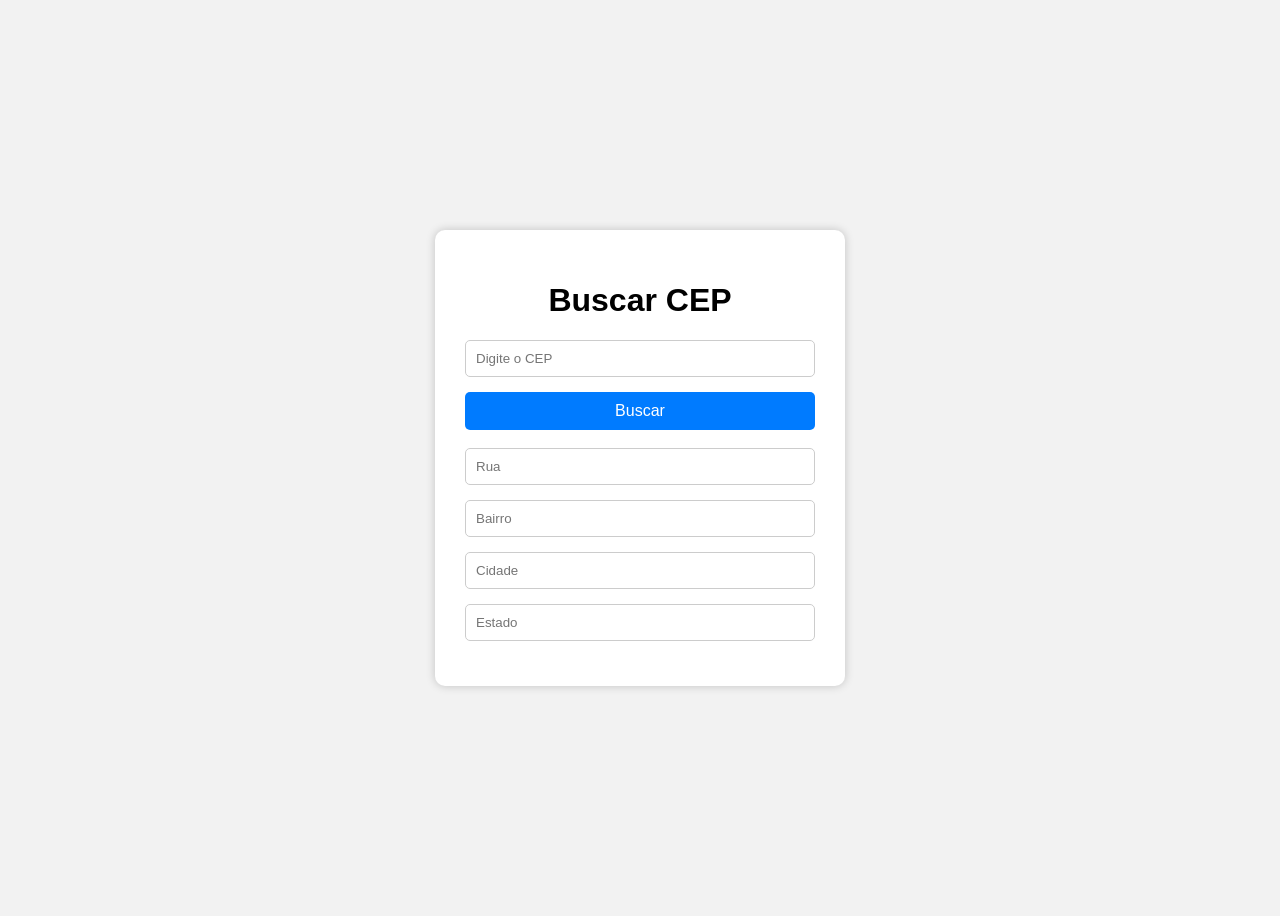
<file: HTML_CSS_&_JS/Projetos/API_via_cep/index.html>
<!DOCTYPE html>
<html lang="pt-BR">
<head>
    <meta charset="UTF-8">
    <meta name="viewport" content="width=device-width, initial-scale=1.0">
    <title>Buscar CEP</title>

    <style>
        body{
            font-family: Arial, Helvetica, sans-serif;
            background-color: #f2f2f2;
            display: flex;
            justify-content: center;
            align-items: center;
            height: 100vh;
        }

        .container{
            background-color: white;
            padding: 30px;
            border-radius: 10px;
            width: 350px;
            box-shadow: 0px 0px 10px rgba(0,0,0,0.2);
        }

        h1{
            text-align: center;
        }

        input{
            width: 100%;
            padding: 10px;
            margin-bottom: 15px;
            border: 1px solid #ccc;
            border-radius: 5px;
            box-sizing: border-box;
        }

        button{
            width: 100%;
            padding: 10px;
            border: none;
            background-color: #007bff;
            color: white;
            border-radius: 5px;
            cursor: pointer;
            font-size: 16px;
        }

        button:hover{
            background-color: #0056b3;
        }
    </style>
</head>
<body>

    <div class="container">
        <h1>Buscar CEP</h1>

        <input type="text" id="cep" placeholder="Digite o CEP">

        <button onclick="buscarCEP()">
            Buscar
        </button>

        <br><br>

        <input type="text" id="rua" placeholder="Rua">
        <input type="text" id="bairro" placeholder="Bairro">
        <input type="text" id="cidade" placeholder="Cidade">
        <input type="text" id="estado" placeholder="Estado">
    </div>

    <script>
        function buscarCEP() {

            // Pega o valor digitado
            const cep = document.getElementById("cep").value;

            // Remove caracteres que não são números
            const cepLimpo = cep.replace(/\D/g, '');

            // Verifica se o CEP possui 8 números
            if (cepLimpo.length !== 8) {
                alert("Digite um CEP válido com 8 números!");
                return;
            }

            // Faz a requisição para a API
            fetch(`https://viacep.com.br/ws/${cepLimpo}/json/`)
                .then(response => response.json())
                .then(dados => {

                    // Verifica se o CEP existe
                    if (dados.erro) {
                        alert("CEP não encontrado!");
                        return;
                    }

                    // Preenche os campos
                    document.getElementById("rua").value = dados.logradouro;
                    document.getElementById("bairro").value = dados.bairro;
                    document.getElementById("cidade").value = dados.localidade;
                    document.getElementById("estado").value = dados.uf;
                })
                .catch(error => {
                    alert("Erro ao buscar o CEP!");
                    console.log(error);
                });
        }
    </script>

</body>
</html>
</file>
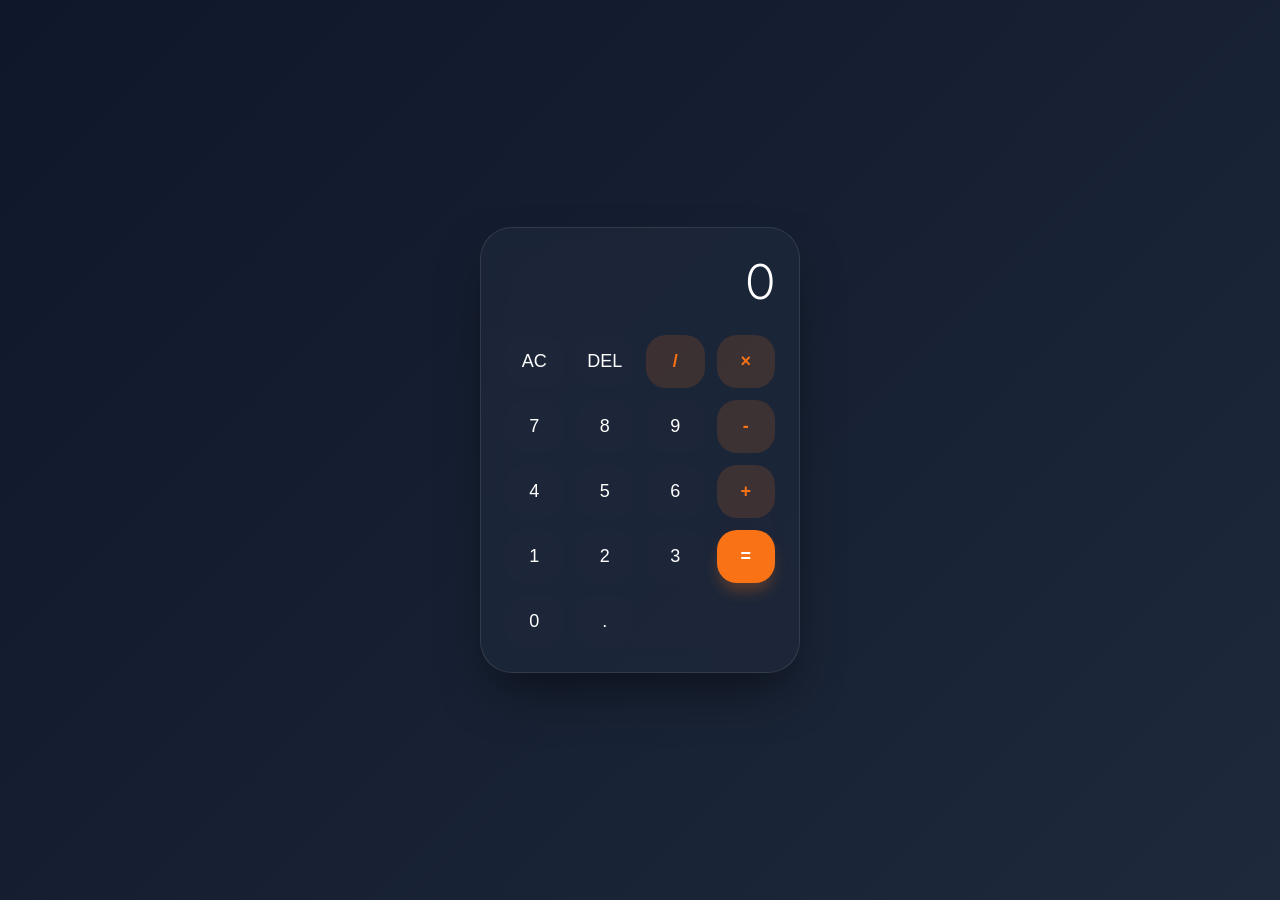
<file: HTML_CSS_E_JS/Projetos/Calculadora/index.html>
<!DOCTYPE html>
<html lang="pt-br">
<head>
    <meta charset="UTF-8">
    <meta name="viewport" content="width=device-width, initial-scale=1.0">
    <title>Calculadora</title>
    <!-- Import das fontes do Google - Uso da 'Inter' para legibilidade e visual moderno -->
    <!-- A fonte Inter é escolhida por seu design neutro e excelente legibilidade em números -->
    <link href="https://fonts.googleapis.com/css2?family=Inter:wght@300;400;600&display=swap" rel="stylesheet">
    <link rel="stylesheet" href="./style.css">
</head>
<body>
    <!-- Container principal (Card) com efeito Glassmorphism (vidro fosco) -->
    <!-- O design utiliza desfoque e transparência para simular um painel moderno de vidro -->
    <div class ="calculator-card">
        
        <!-- Visor da calculadora: Área de saída de dados (Output) -->
        <!-- O container é dividido para fornecer feedback da conta atual e do histórico recente -->
        <div class="display-container">
            <!-- history: Registro da operação anterior para conferência do usuário -->
            <!-- Funciona como uma 'memória de rastro', mostrando o que foi digitado antes do '=' -->
            <div id="history"></div>
            <!-- display: Área principal que mostra o número sendo digitado ou o resultado final -->
            <!-- Possui id para manipulação direta via DOM no JavaScript -->
            <div id="display">0</div>
        </div>

        <!-- Teclado (Grid): Organizado em 4 colunas com operadores à direita -->
        <!-- O layout de 4 colunas é o padrão da indústria para calculadoras científicas e mobile -->
        <div class="buttons-grid">
            
            <!-- Linha 1: Funções de Controle e Operadores de Divisão/Multiplicação -->
            <!-- AC limpa todo o estado, enquanto DEL remove o último caractere inserido -->
            <button onclick="clearDisplay()" class="btn btn-clear">AC</button>
            <button onclick="deleteDigit()" class="btn btn-del">DEL</button>
            <button onclick="appendOperator('/')" class="btn btn-operator">/</button>
            <button onclick="appendOperator('*')" class="btn btn-operator">×</button>

            <!-- Linha 2: Bloco numérico superior e Operador de Subtração -->
            <!-- Cada botão numérico invoca a função appendNumber passando seu valor como string -->
            <button onclick="appendNumber('7')" class="btn">7</button>
            <button onclick="appendNumber('8')" class="btn">8</button>
            <button onclick="appendNumber('9')" class="btn">9</button>
            <button onclick="appendOperator('-')" class="btn btn-operator">-</button>

            <!-- Linha 3: Bloco numérico central e Operador de Adição -->
            <!-- O posicionamento centralizado facilita o alcance dos números mais usados -->
            <button onclick="appendNumber('4')" class="btn">4</button>
            <button onclick="appendNumber('5')" class="btn">5</button>
            <button onclick="appendNumber('6')" class="btn">6</button>
            <button onclick="appendOperator('+')" class="btn btn-operator">+</button>

            <!-- Linha 4: Bloco numérico inferior e Botão de Execução (Igual) -->
            <!-- O botão de igual é estilizado com cores de destaque (CTA - Call to Action) -->
            <button onclick="appendNumber('1')" class="btn">1</button>
            <button onclick="appendNumber('2')" class="btn">2</button>
            <button onclick="appendNumber('3')" class="btn">3</button>
            <button onclick="calculate()" class="btn btn-equal">=</button>

            <!-- Linha 5: Base da calculadora (Zero e Ponto Decimal) -->
            <!-- btn-zero utiliza span de colunas no CSS para ocupar um espaço maior, facilitando o toque -->
            <button onclick="appendNumber('0')" class="btn btn-zero">0</button>
            <button onclick="appendNumber('.')" class="btn">.</button>
        </div>
    </div>
    <!-- Script vinculado ao final para garantir que o DOM esteja carregado antes da execução lógica -->
    <script src="./script.js"></script>
</body>
</html>
</file>
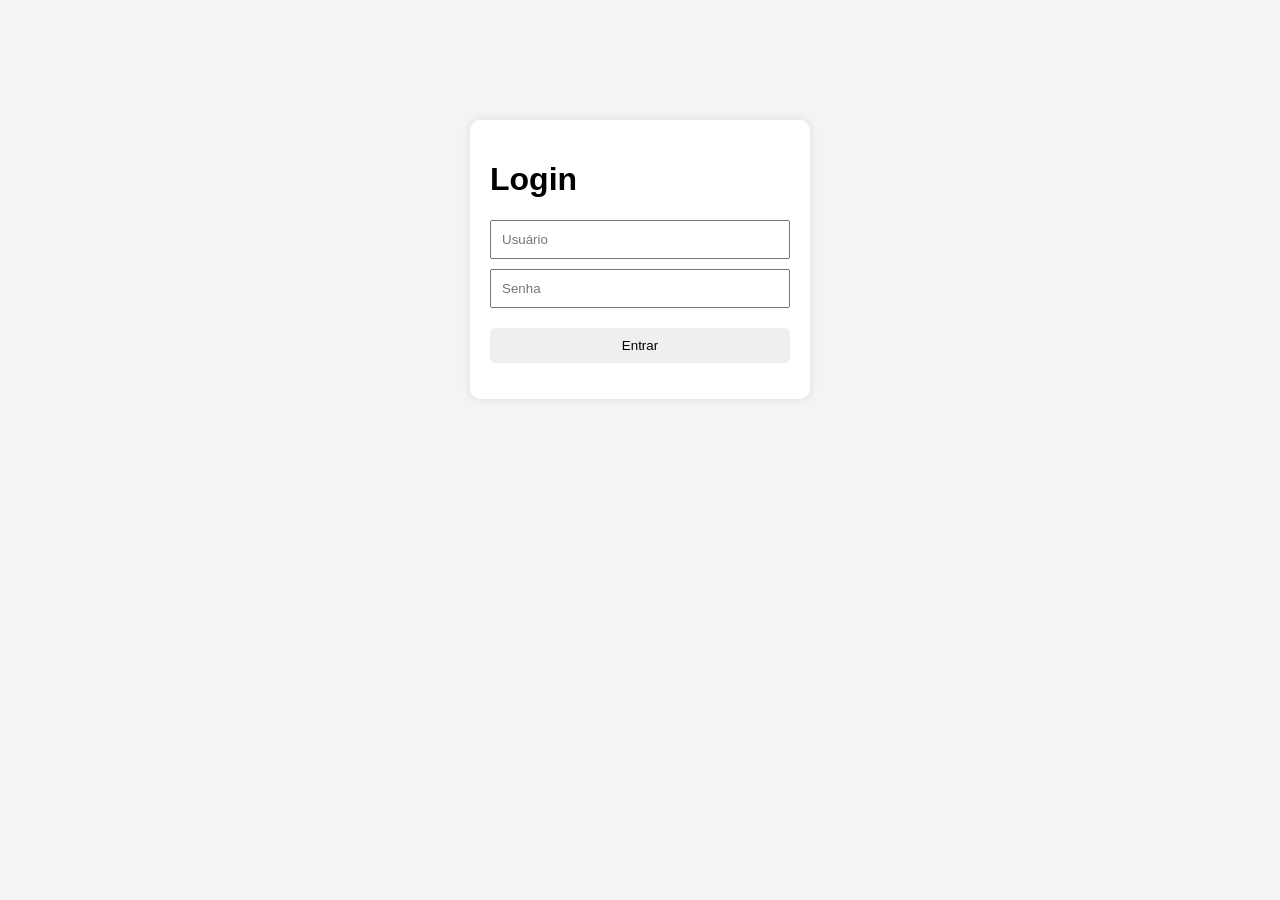
<file: HTML_CSS_E_JS/Projetos/Consumo_Api_fakestoreap/index.html>
<!DOCTYPE html>
<html lang="pt-br">
<head>
    <meta charset="UTF-8">
    <meta name="viewport" content="width=device-width, initial-scale=1.0">
    <title>Fake Store</title>

    <link rel="stylesheet" href="style.css">
</head>
<body>

    <header>
        <h1>Fake Store</h1>
        <div class="topo-direito">
            <p id="usuarioLogado"></p>
            <div class="carrinho">
                 Carrinho

                <div id="listaCarrinho"></div>

                <button onclick="irParaCompra()">
                    Finalizar Compra
                </button>
                
            </div>
            <button onclick="logout()">
                Sair
            </button>
        </div>
    </header>
    <div id="produtos"></div>
    <script src="script.js"></script>

</body>
</html>
</file>
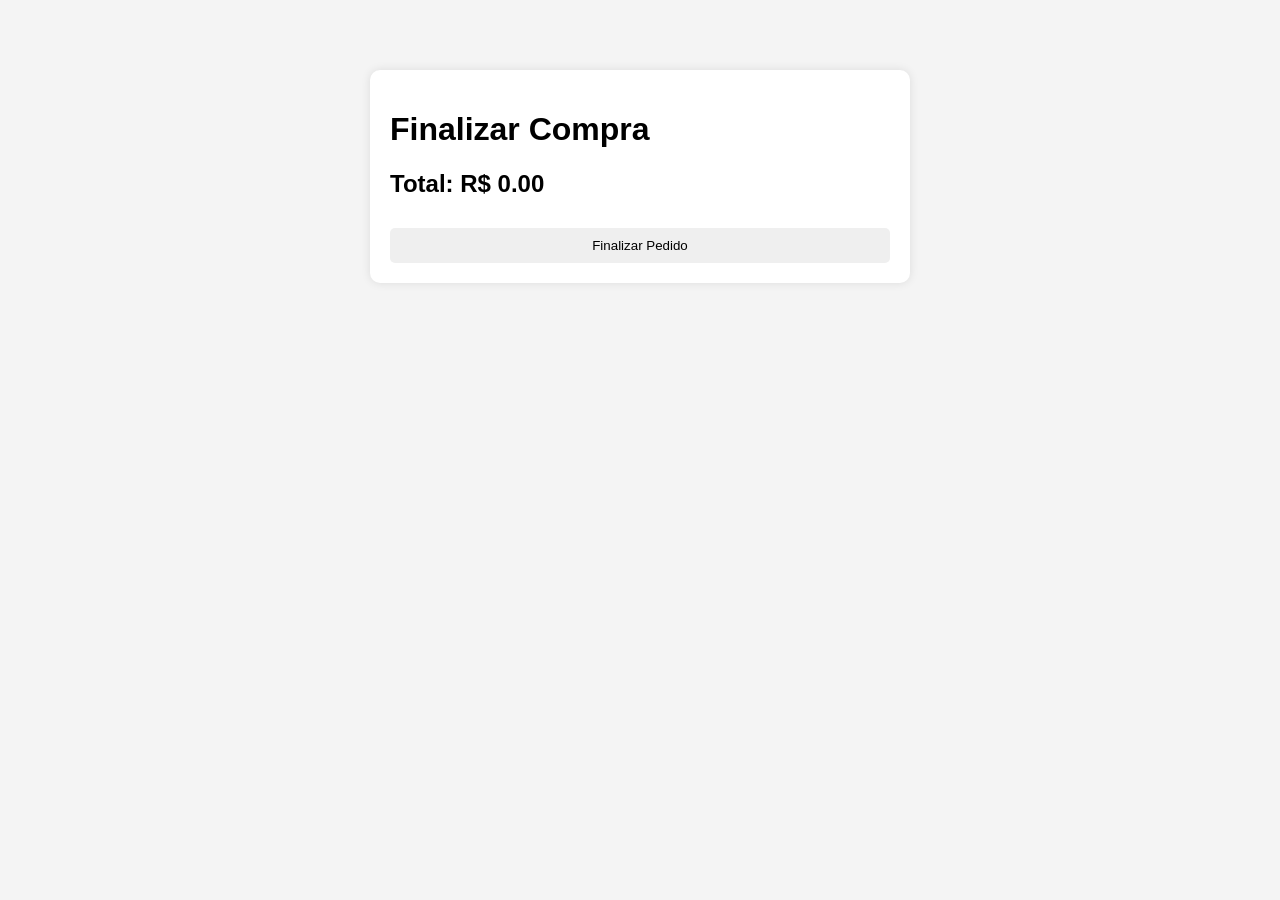
<file: HTML_CSS_E_JS/Projetos/Consumo_Api_fakestoreap/compra.html>
<!DOCTYPE html>
<html lang="pt-br">
<head>
    <meta charset="UTF-8">
    <meta name="viewport" content="width=device-width, initial-scale=1.0">
    <title>Finalizar Compra</title>
    <link rel="stylesheet" href="style.css">
</head>
<body>

    <div class="pagina-compra">
        <h1>Finalizar Compra</h1>

        <div id="listaCompra"></div>
        <h2 id="total"></h2>

        <button onclick="finalizarCompra()">
            Finalizar Pedido
        </button>

    </div>

    <script src="compra.js"></script>

</body>
</html>
</file>
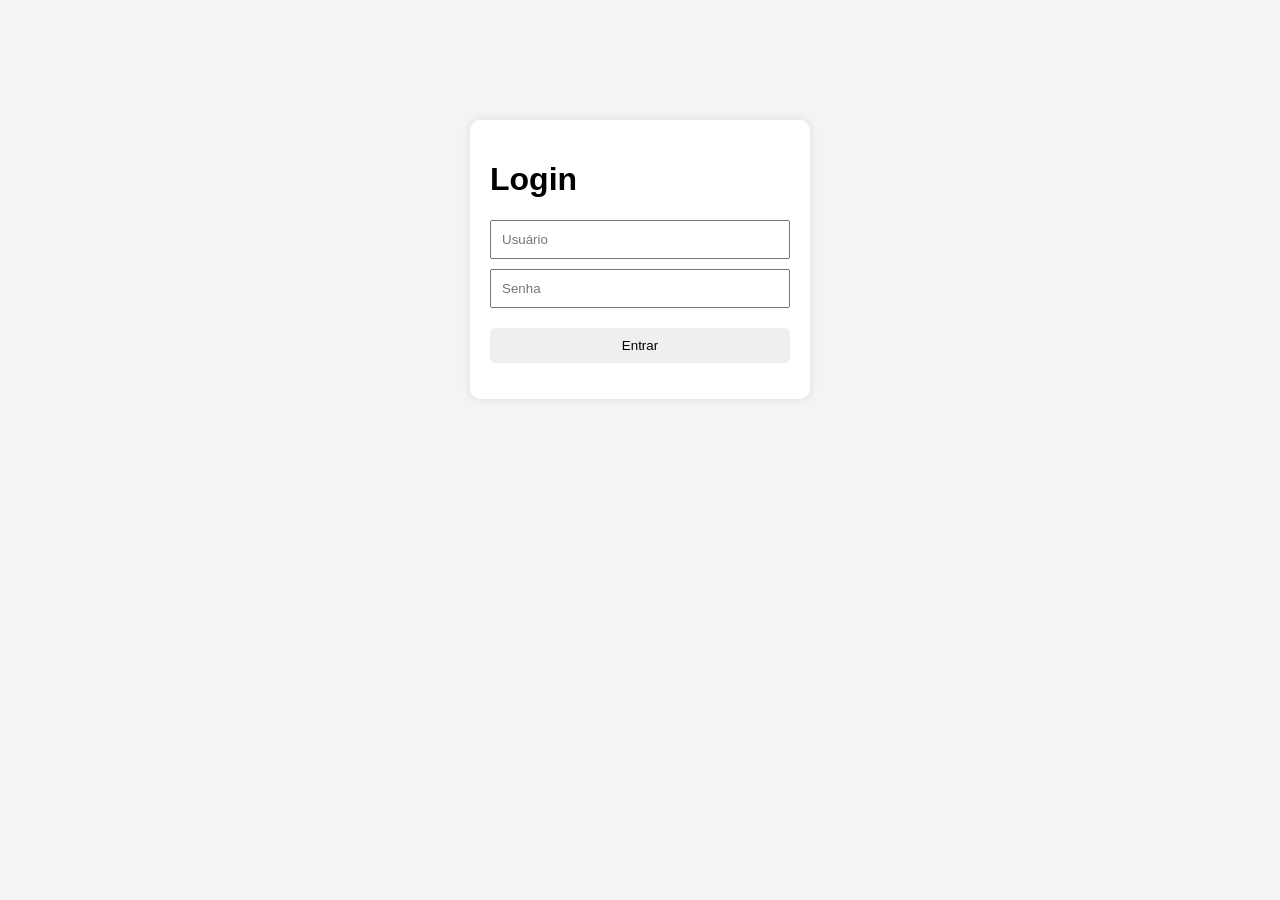
<file: HTML_CSS_E_JS/Projetos/Consumo_Api_fakestoreap/login.html>
<!DOCTYPE html>
<html lang="pt-br">
<head>
    <meta charset="UTF-8">
    <meta name="viewport" content="width=device-width, initial-scale=1.0">
    <title>Login</title>

    <link rel="stylesheet" href="style.css">
</head>
<body>

    <div class="login">
        <h1>Login</h1>
        <input type="text" id="usuario" placeholder="Usuário">
        <input type="password" id="senha" placeholder="Senha">
        <button onclick="fazerLogin()">
            Entrar
        </button>
        <p id="mensagem"></p>
    </div>
    <script src="login.js"></script>

</body>
</html>
</file>
<file: HTML_CSS_E_JS/Projetos/Calculadora/style.css>
:root {
    /* Variáveis de Ambiente: Facilitam a manutenção e garantem consistência visual */
    --bg-gradient: linear-gradient(135deg, #0f172a 0%, #1e293b 100%);
    --glass-bg: rgba(30, 41, 59, 0.7); /* Fundo translúcido para o efeito vítreo */
    --text-white: #ffffff;
    --text-gray: #64748b;
    --orange-primary: #f97316;
    --orange-hover: #fb923c;
    --btn-bg: rgba(30,41, 59, 0.4);
    --btn-hover: rgba(51, 65, 85, 0.8);
}

* {
    margin: 0;
    padding: 0;
    box-sizing: border-box; /* Garante que o padding não altere a largura total dos elementos */
}

body {
    font-family: 'Inter', sans-serif;
    background: var(--bg-gradient);
    min-height: 100vh;
    display: flex; /* Centralização perfeita do card na tela */
    align-items: center;
    justify-content: center;
    padding: 1rem;
}

.calculator-card {
    width: 100%;
    max-width: 320px;
    background: var(--glass-bg);
    /* Glassmorphism: Desfoque de fundo combinado com transparência e bordas sutis */
    backdrop-filter: blur(12px);
    -webkit-backdrop-filter: blur(12px);
    border: 1px solid rgba(255, 255, 255, 0.1);
    border-radius: 2rem;
    padding: 1.5rem;
    box-shadow: 0 25px 50px -12px rgba(0,0, 0, 0.5); /* Profundidade visual */
}

.display-container {
    margin-bottom: 1.5rem;
    padding: 0.05rem;
    text-align: right; /* Alinhamento padrão de calculadoras (direita para esquerda) */
}

#display {
    color: var(--text-white);
    font-size: 3rem;
    font-weight: 300;
    letter-spacing: -0.05rem;
    white-space: nowrap; /* Impede quebras de linha com números longos */
    overflow: hidden; 
    text-overflow: ellipsis; /* Adiciona "..." se o número exceder a largura */
    line-height: 1.2;
}

.buttons-grid {
    display: grid;
    /* Grid Layout: Divide o espaço em 4 colunas de frações iguais (1fr) */
    grid-template-columns: repeat(4, 1fr);
    gap: 0.75rem;
}

.btn {
    border: none;
    outline: none;
    padding: 1rem 0;
    border-radius: 1.25rem;
    font-size: 1.125rem;
    cursor: pointer;
    /* Transition: Suaviza a interação do usuário ao passar o mouse ou clicar */
    transition: all 0.2s cubic-bezier(0.4, 0, 0.2, 1);
    background: var(--btn-bg);
    color: var(--text-white);
}

.btn:active {
    /* Micro-interação: Feedback visual de "aperto" diminuindo o botão levemente */
    transform: scale(0.92);
}

.btn-operator {
    /* Destaque visual para funções matemáticas (contraste com números) */
    background: rgba(249, 115, 22, 0.15);
    color: var(--orange-primary);
    font-weight: 700;
}

.btn-equal {
    /* Call to Action (CTA): O botão principal da interface */
    background: var(--orange-primary);
    color: white;
    font-weight: 700;
    box-shadow: 0 10px 15px -3px rgba(249, 115, 22, 0.3);
}
</file>
<file: HTML_CSS_E_JS/Projetos/Consumo_Api_fakestoreap/style.css>
body{
    font-family: Arial, Helvetica, sans-serif;
    background-color: #f4f4f4;
    margin: 0;
    padding: 20px;
}

header{
    display: flex;
    justify-content: space-between;
    align-items: flex-start;
    margin-bottom: 20px;
}

.topo-direito{
    display: flex;
    flex-direction: column;
    gap: 10px;
}

.carrinho{
    background-color: white;
    padding: 15px;
    border-radius: 10px;
    width: 250px;
    box-shadow: 0 0 10px rgba(0,0,0,0.1);
}

#listaCarrinho{
    margin-top: 10px;
}

.itemCarrinho{
    border-bottom: 1px solid #ccc;
    padding: 5px 0;
    font-size: 14px;
}

#produtos{
    display: flex;
    flex-wrap: wrap;
    gap: 20px;
    justify-content: center;
}

.card{
    background-color: white;
    width: 250px;
    padding: 15px;
    border-radius: 10px;
    box-shadow: 0 0 10px rgba(0,0,0,0.1);
    text-align: center;
}

.card img{
    width: 120px;
    height: 120px;
    object-fit: contain;
}

button{
    padding: 10px;
    border: none;
    border-radius: 5px;
    cursor: pointer;
    margin-top: 10px;
    width: 100%;
}

button:hover{
    opacity: 0.8;
}

.login{
    background-color: white;
    width: 300px;
    margin: 100px auto;
    padding: 20px;
    border-radius: 10px;
    box-shadow: 0 0 10px rgba(0,0,0,0.1);
}

.login input{
    width: 100%;
    padding: 10px;
    margin-bottom: 10px;
    box-sizing: border-box;
}

.botoes{
    display: flex;
    flex-direction: column;
    gap: 10px;
}

.pagina-compra{
    background-color: white;
    width: 500px;
    margin: 50px auto;
    padding: 20px;
    border-radius: 10px;
    box-shadow: 0 0 10px rgba(0,0,0,0.1);
}

.itemCompra{
    border-bottom: 1px solid #ccc;
    padding: 10px 0;
}
</file>
